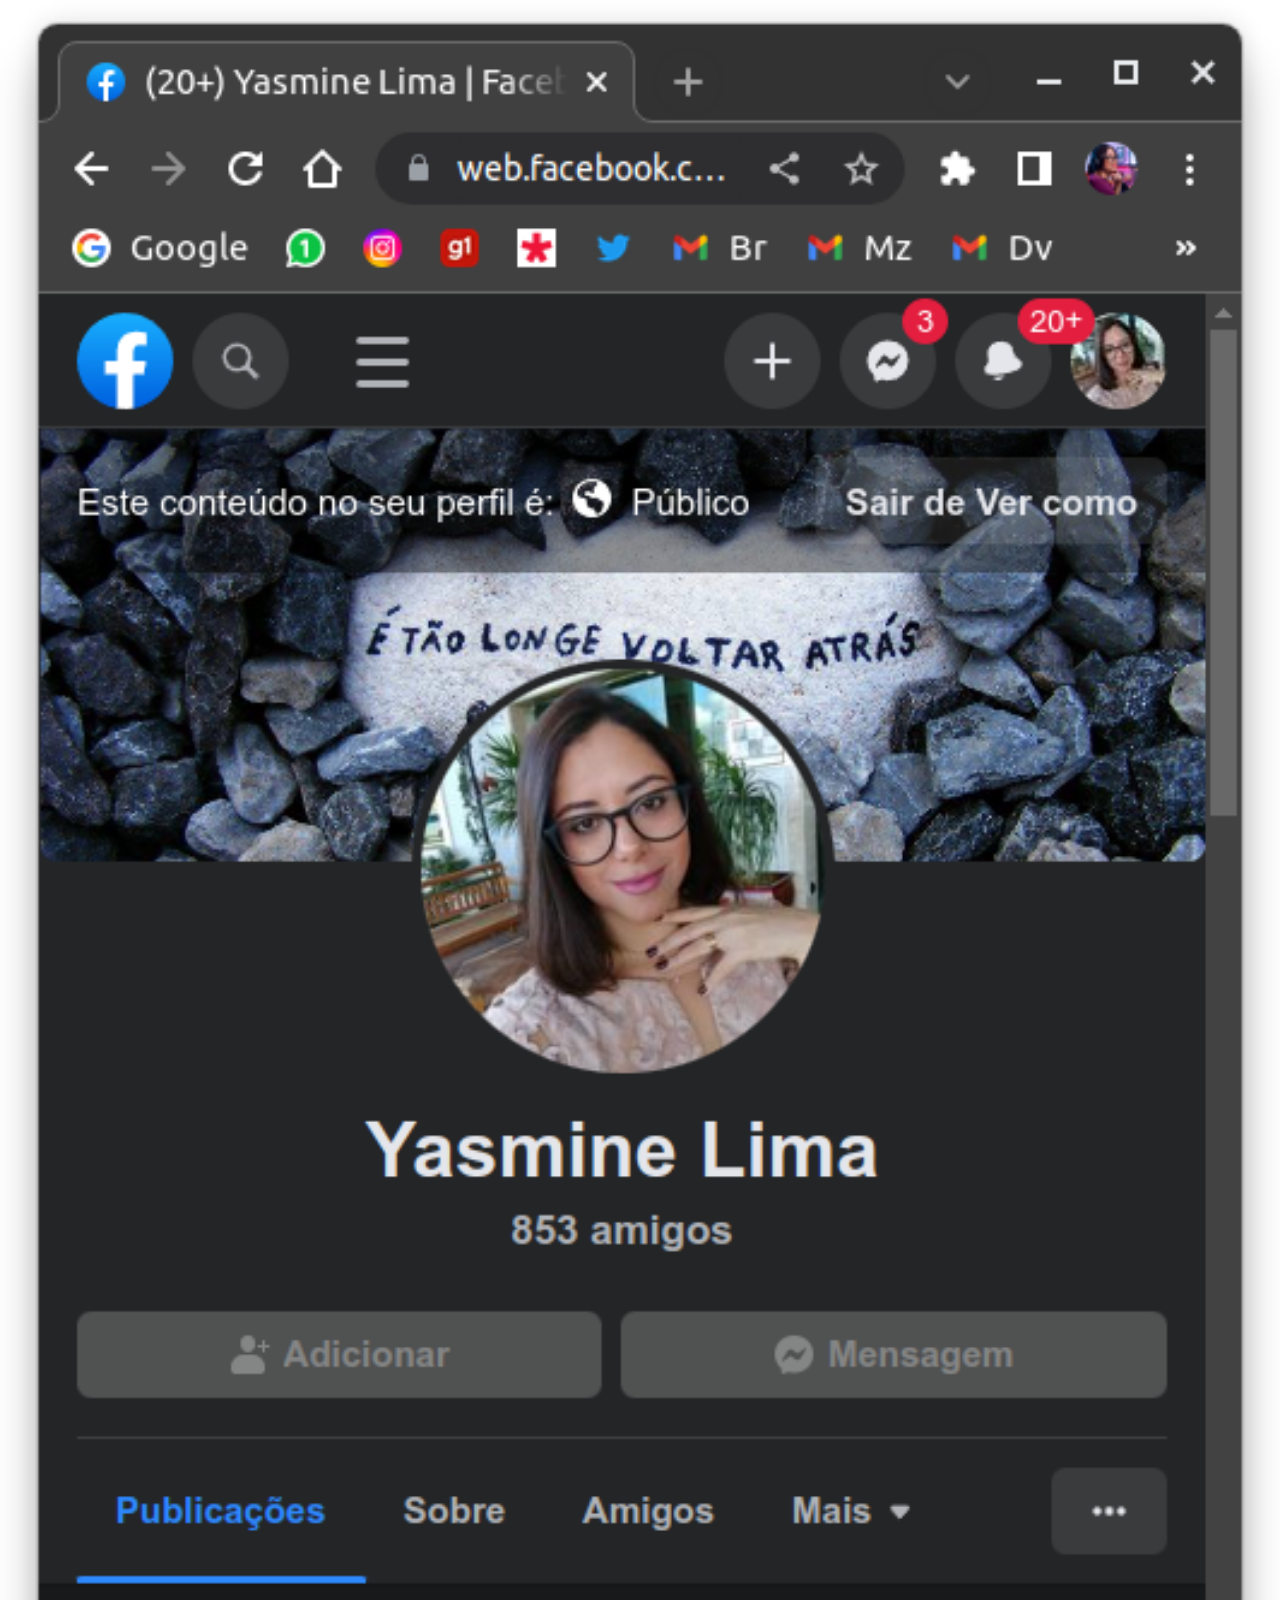
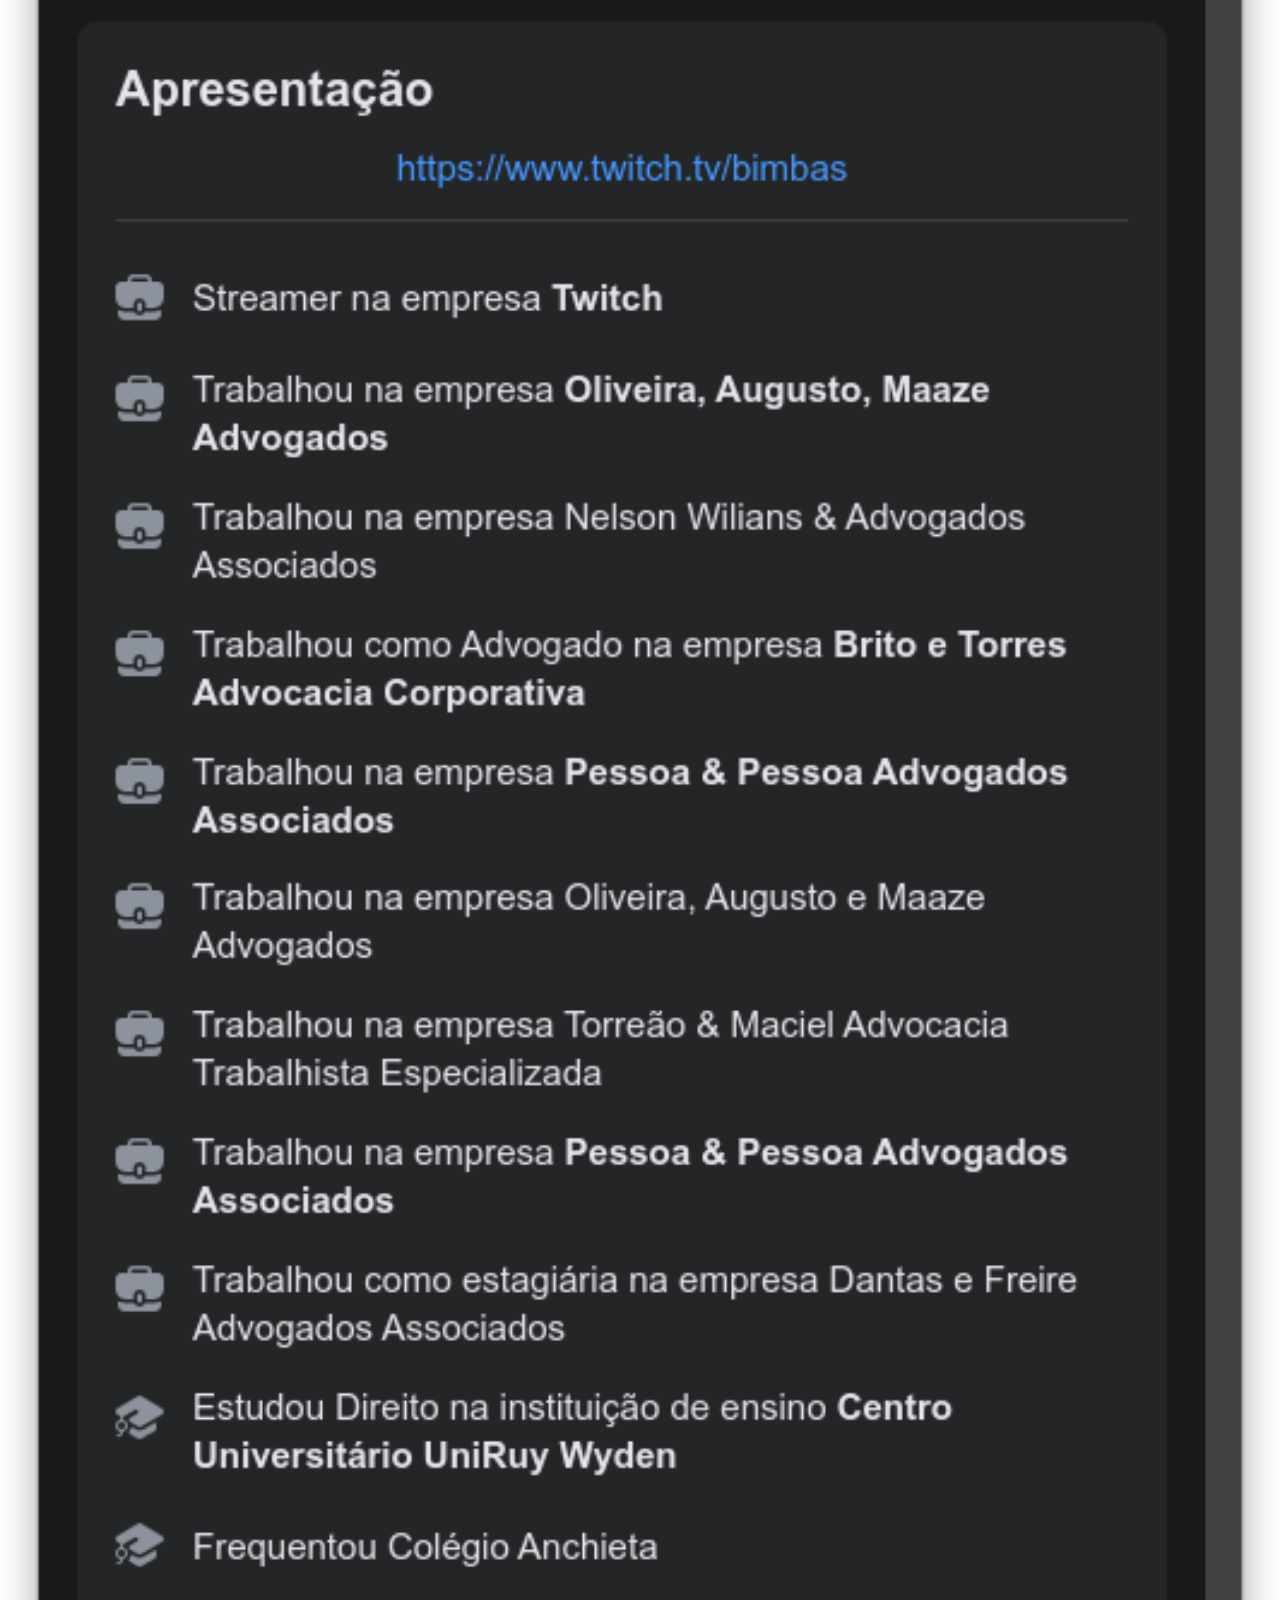
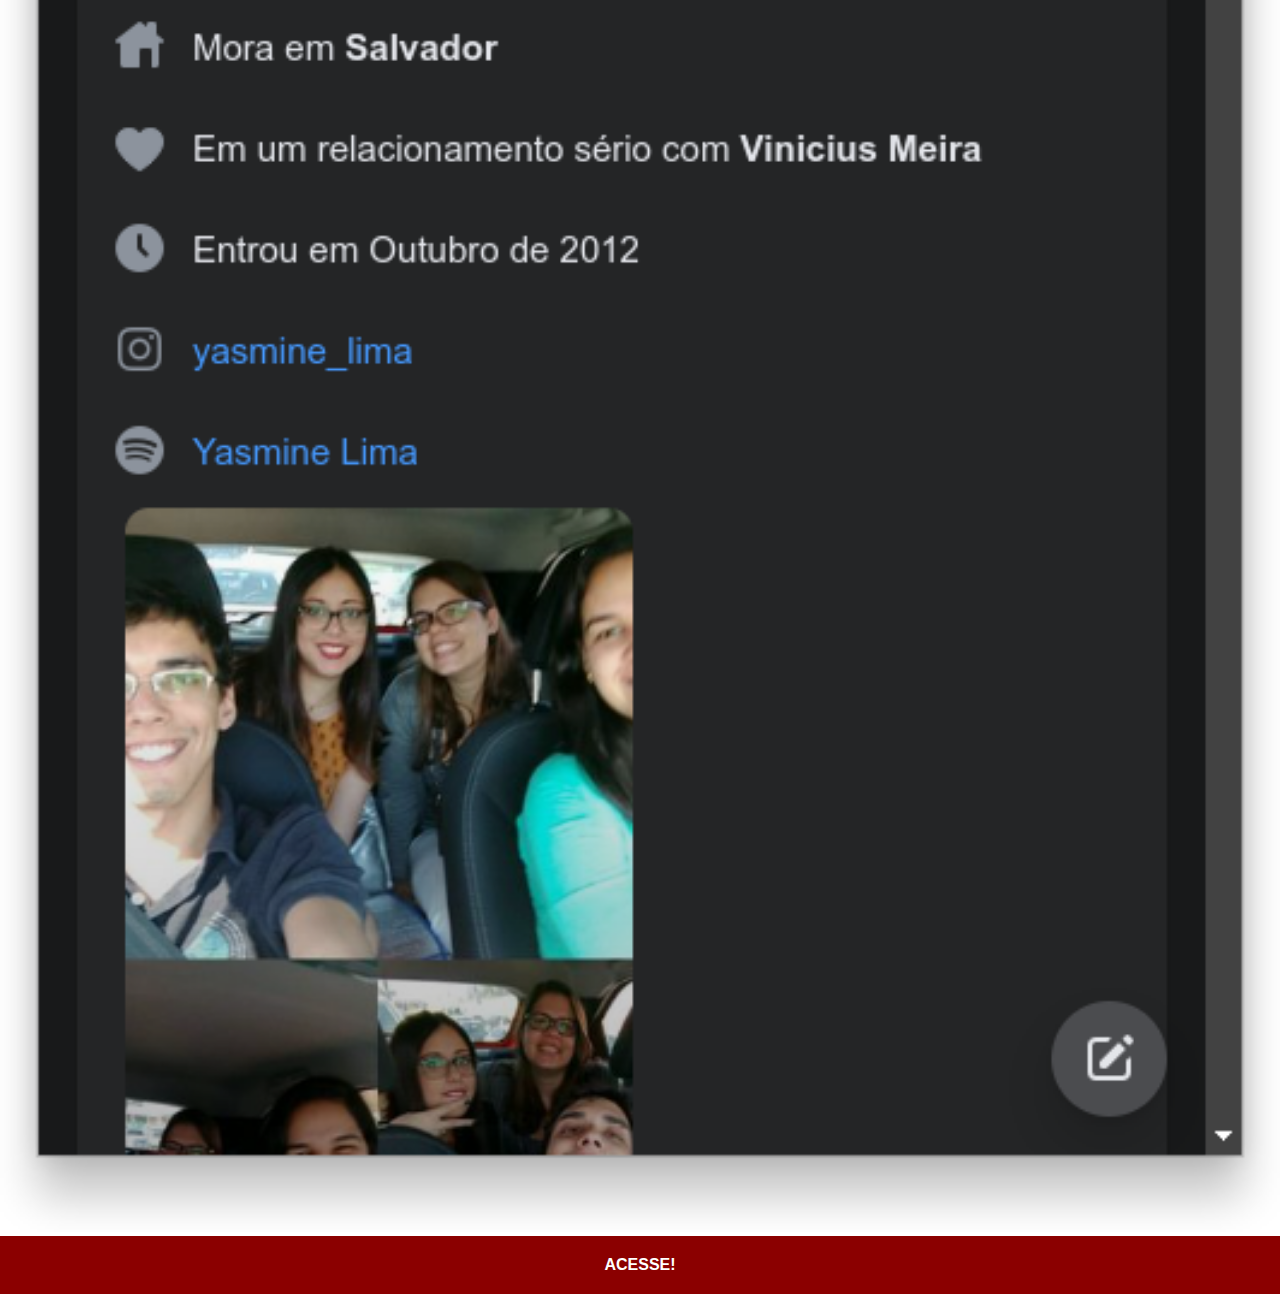
<file: pages/Facebook.html>
<!DOCTYPE html>
<html lang="pt-br">
<head>
    <meta charset="UTF-8">
    <meta http-equiv="X-UA-Compatible" content="IE=edge">
    <meta name="viewport" content="width=device-width, initial-scale=1.0">
    <title>Facebook</title>
    <link rel="stylesheet" href="../estilos/social.css">
</head>
<body>
    <img src="../media/tela-face.png" alt="Facebook">
    <a href="https://web.facebook.com/yasmine.lima.777" target="_blank">ACESSE!</a>
</body>
</html>
</file>
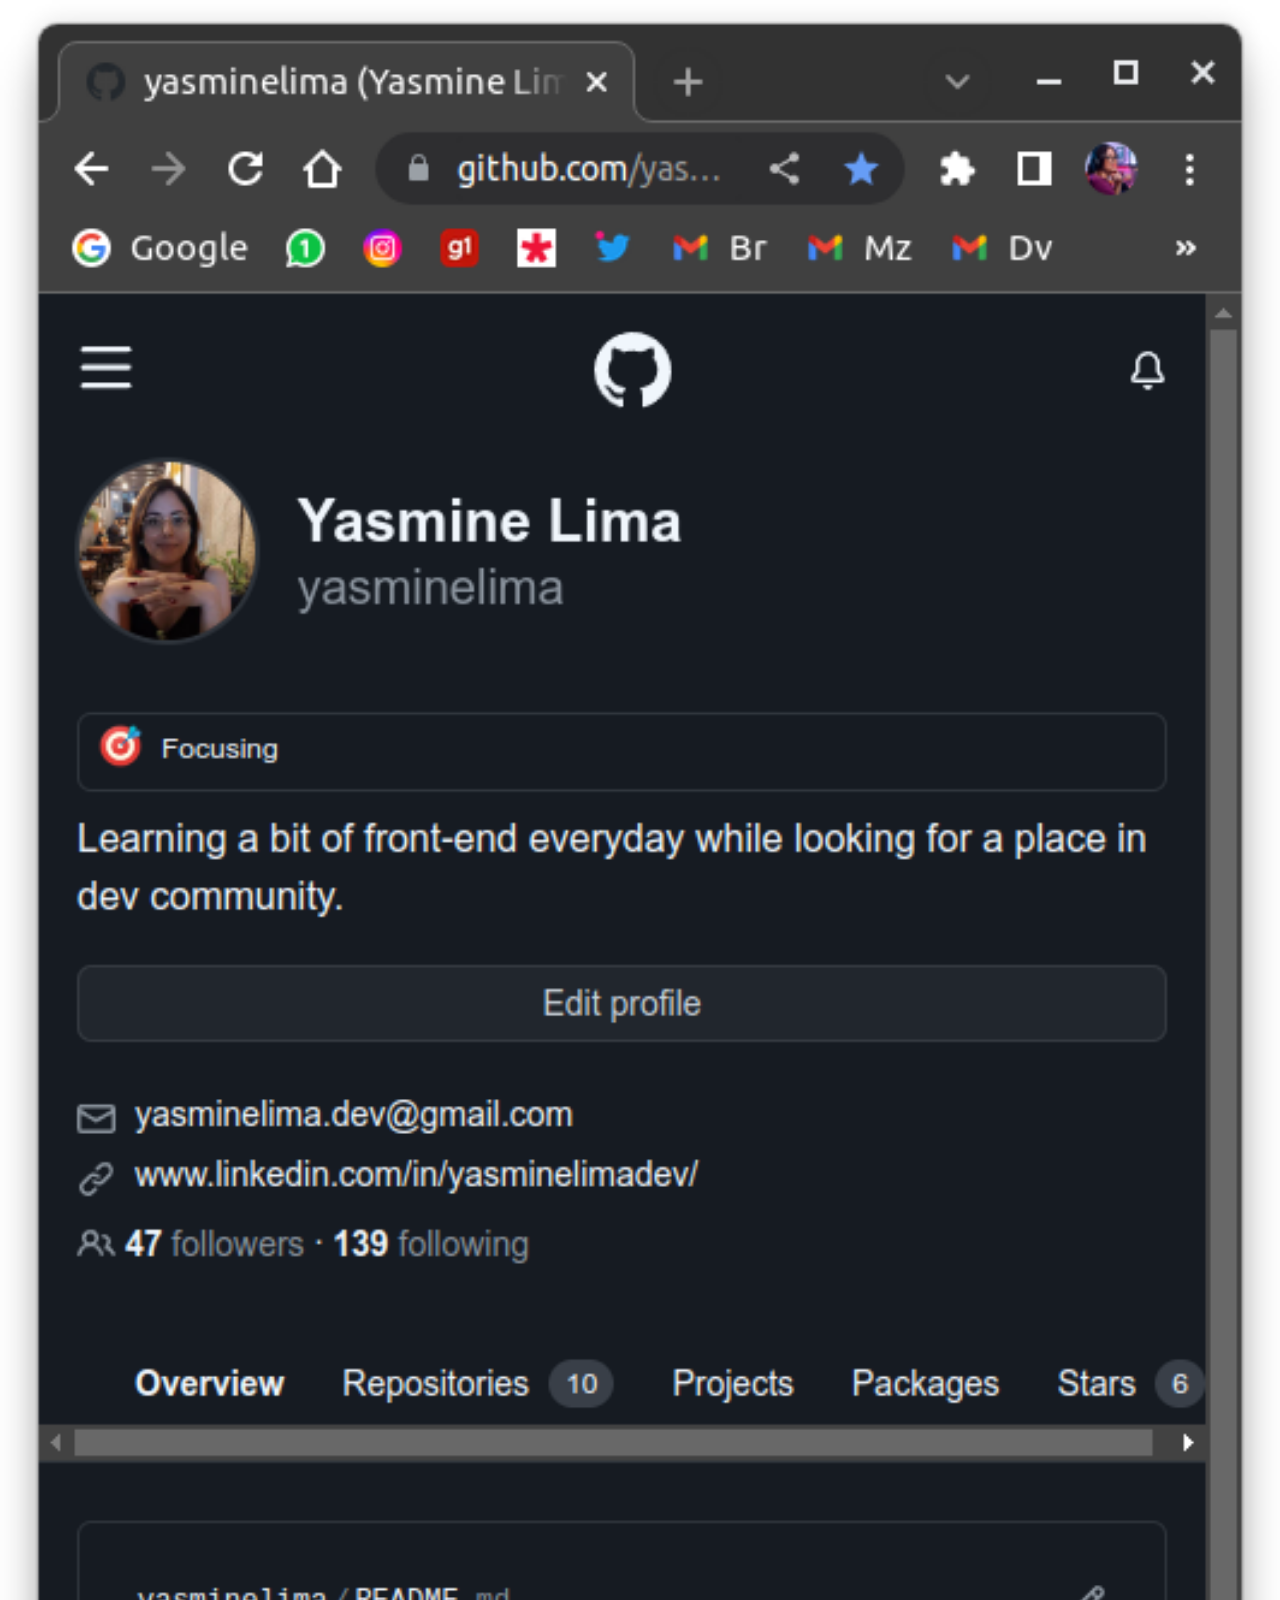
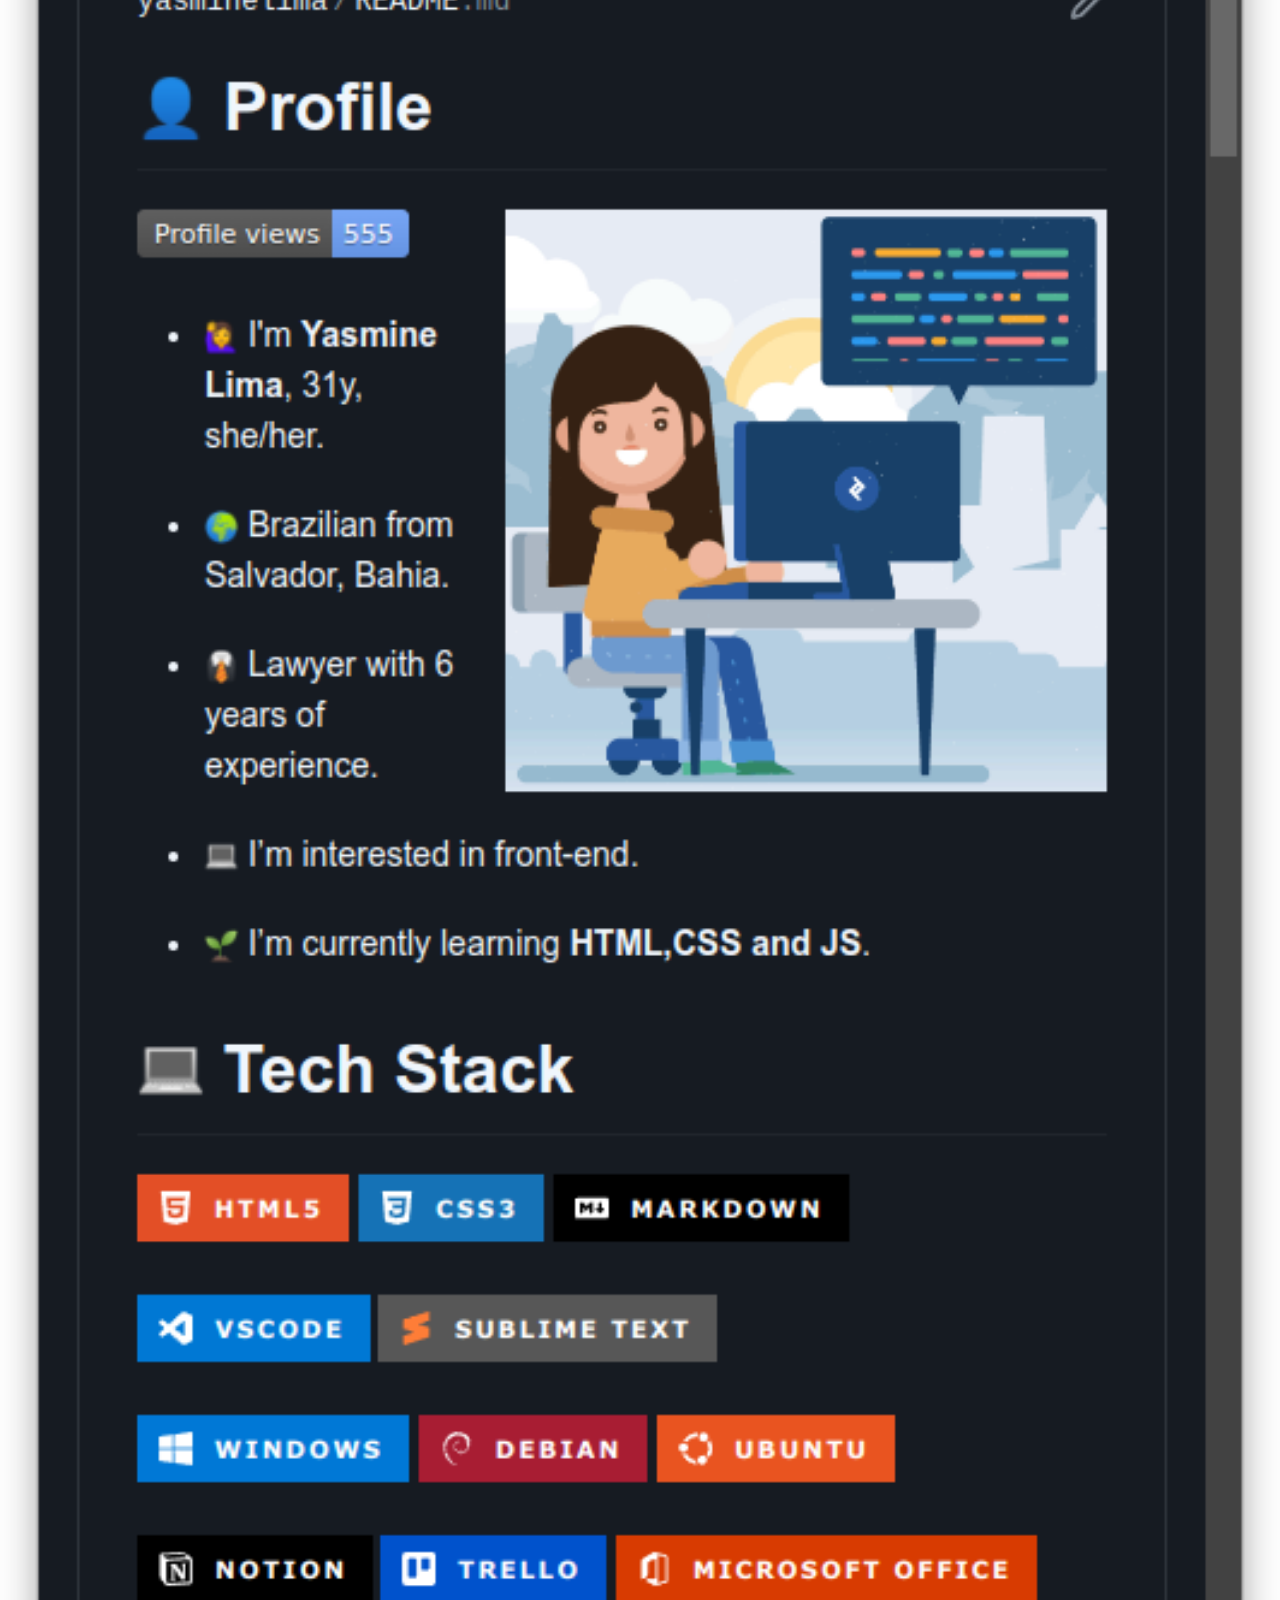
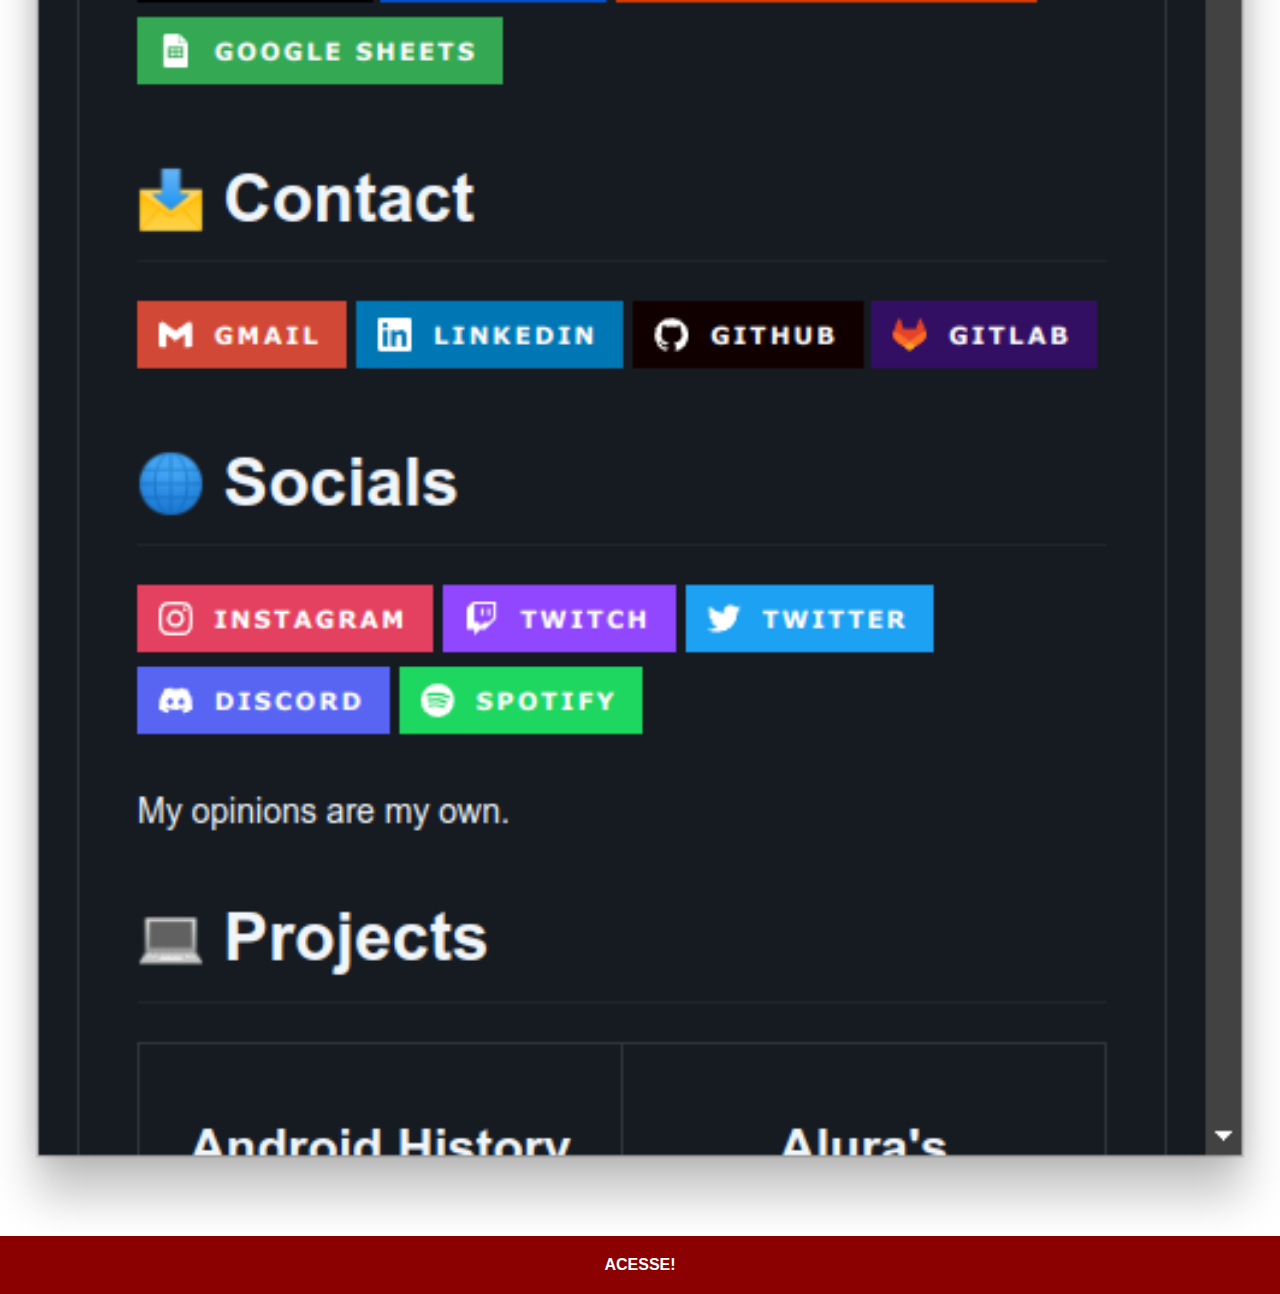
<file: pages/github.html>
<!DOCTYPE html>
<html lang="pt-br">
<head>
    <meta charset="UTF-8">
    <meta http-equiv="X-UA-Compatible" content="IE=edge">
    <meta name="viewport" content="width=device-width, initial-scale=1.0">
    <title>Github</title>
    <link rel="stylesheet" href="../estilos/social.css">
</head>
<body>
    <img src="../media/tela-github.png" alt="Github">
    <a href="https://github.com/yasminelima" target="_blank">ACESSE!</a>
</body>
</html>
</file>
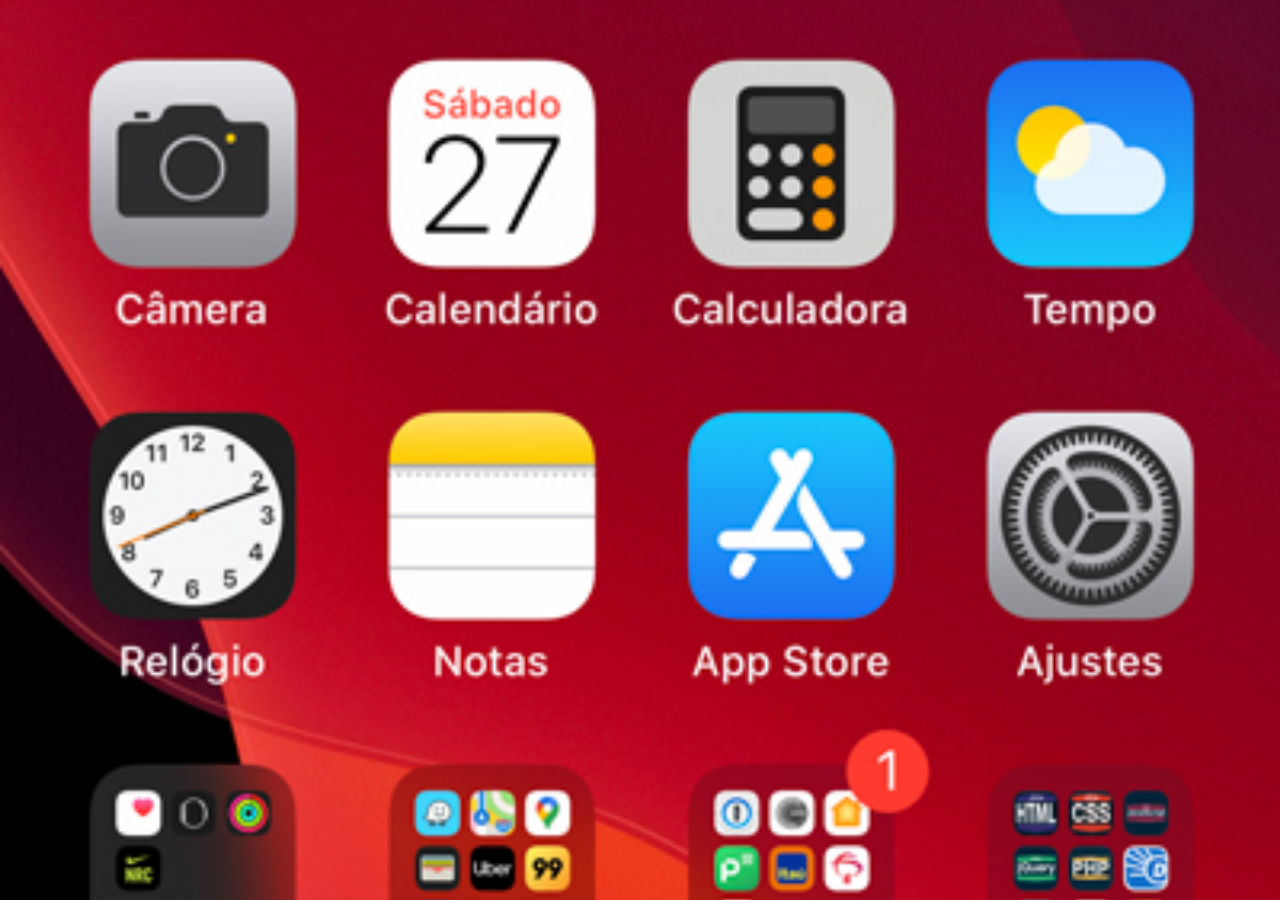
<file: pages/home.html>
<!DOCTYPE html>
<html lang="pt-br">
<head>
    <meta charset="UTF-8">
    <meta http-equiv="X-UA-Compatible" content="IE=edge">
    <meta name="viewport" content="width=device-width, initial-scale=1.0">
    <title>Home</title>
    <style>
        * {
            margin: 0px;
            padding: 0px;
        }

        body {
            width: 100vw;
            height: 100vh;
            background: black url('../media/tela-home.jpg') no-repeat center top;
            background-size: cover;
        }
    </style>
</head>
<body>
</body>
</html>
</file>
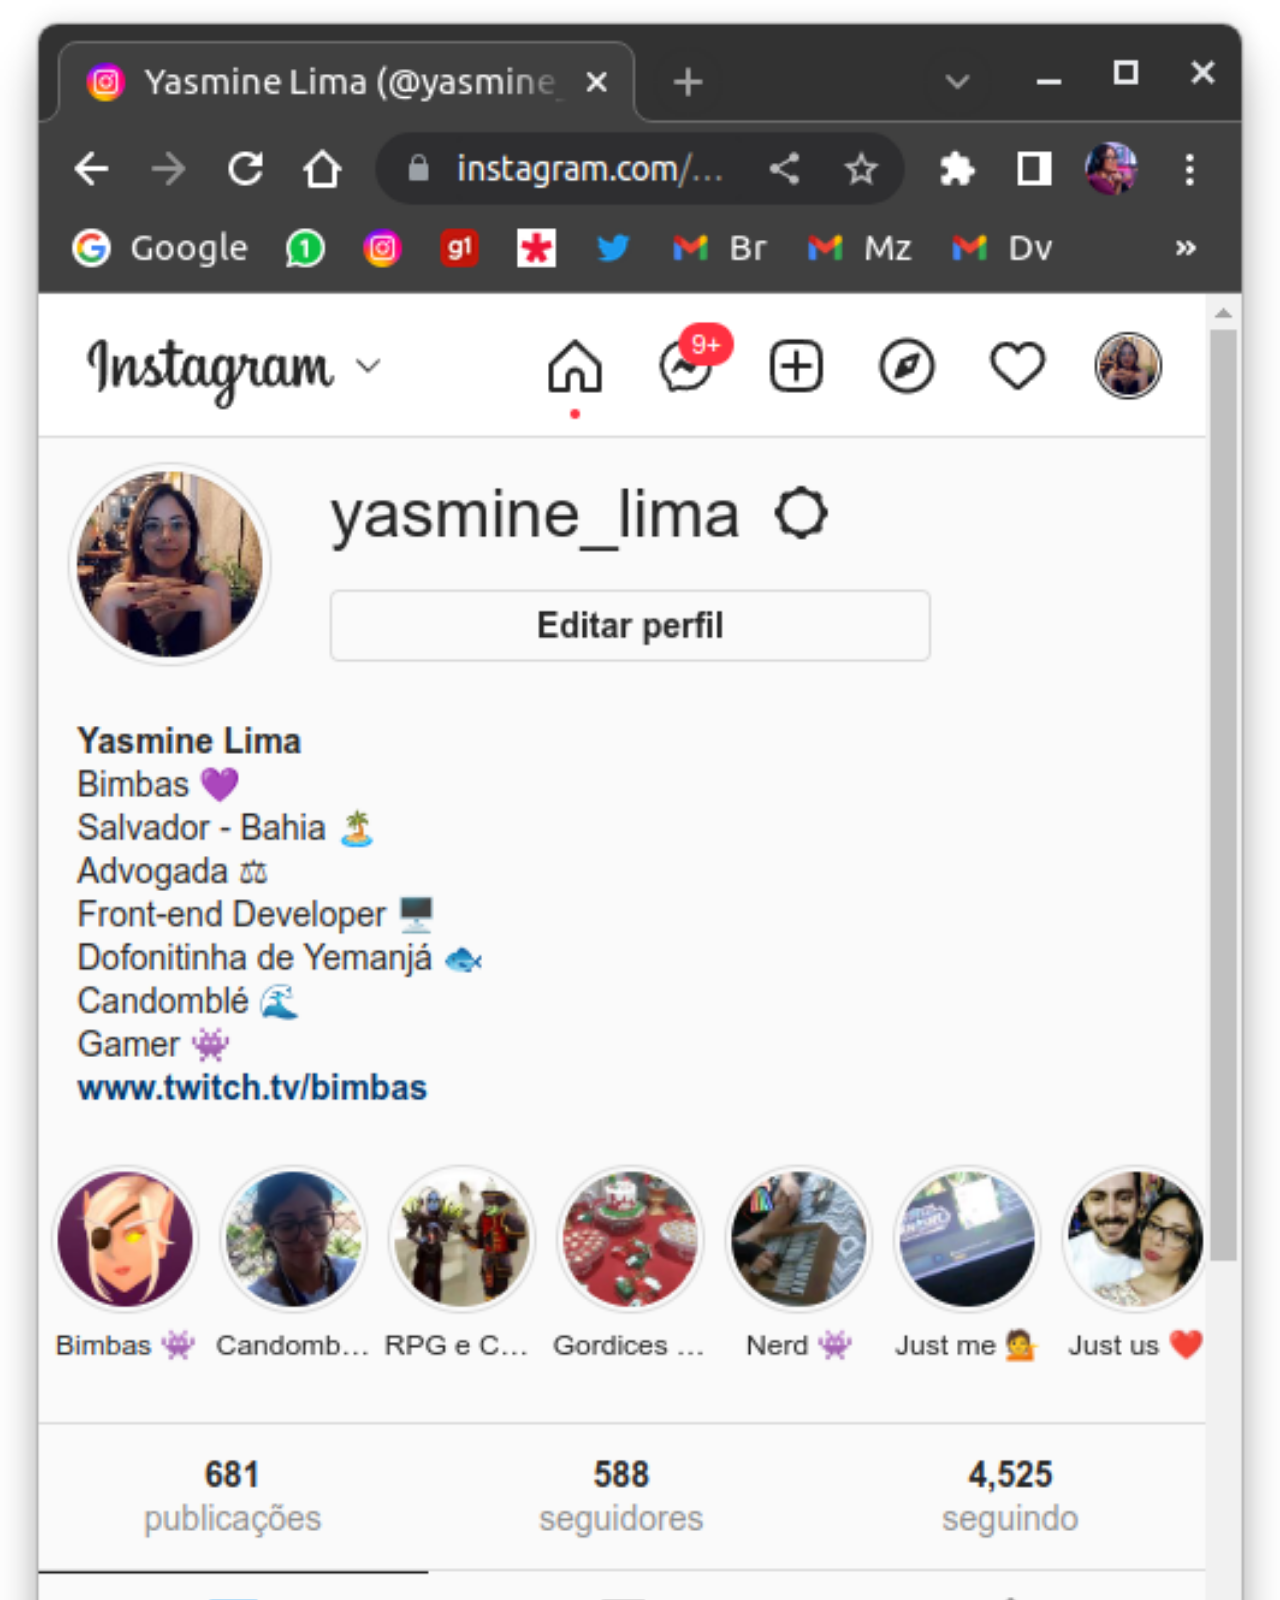
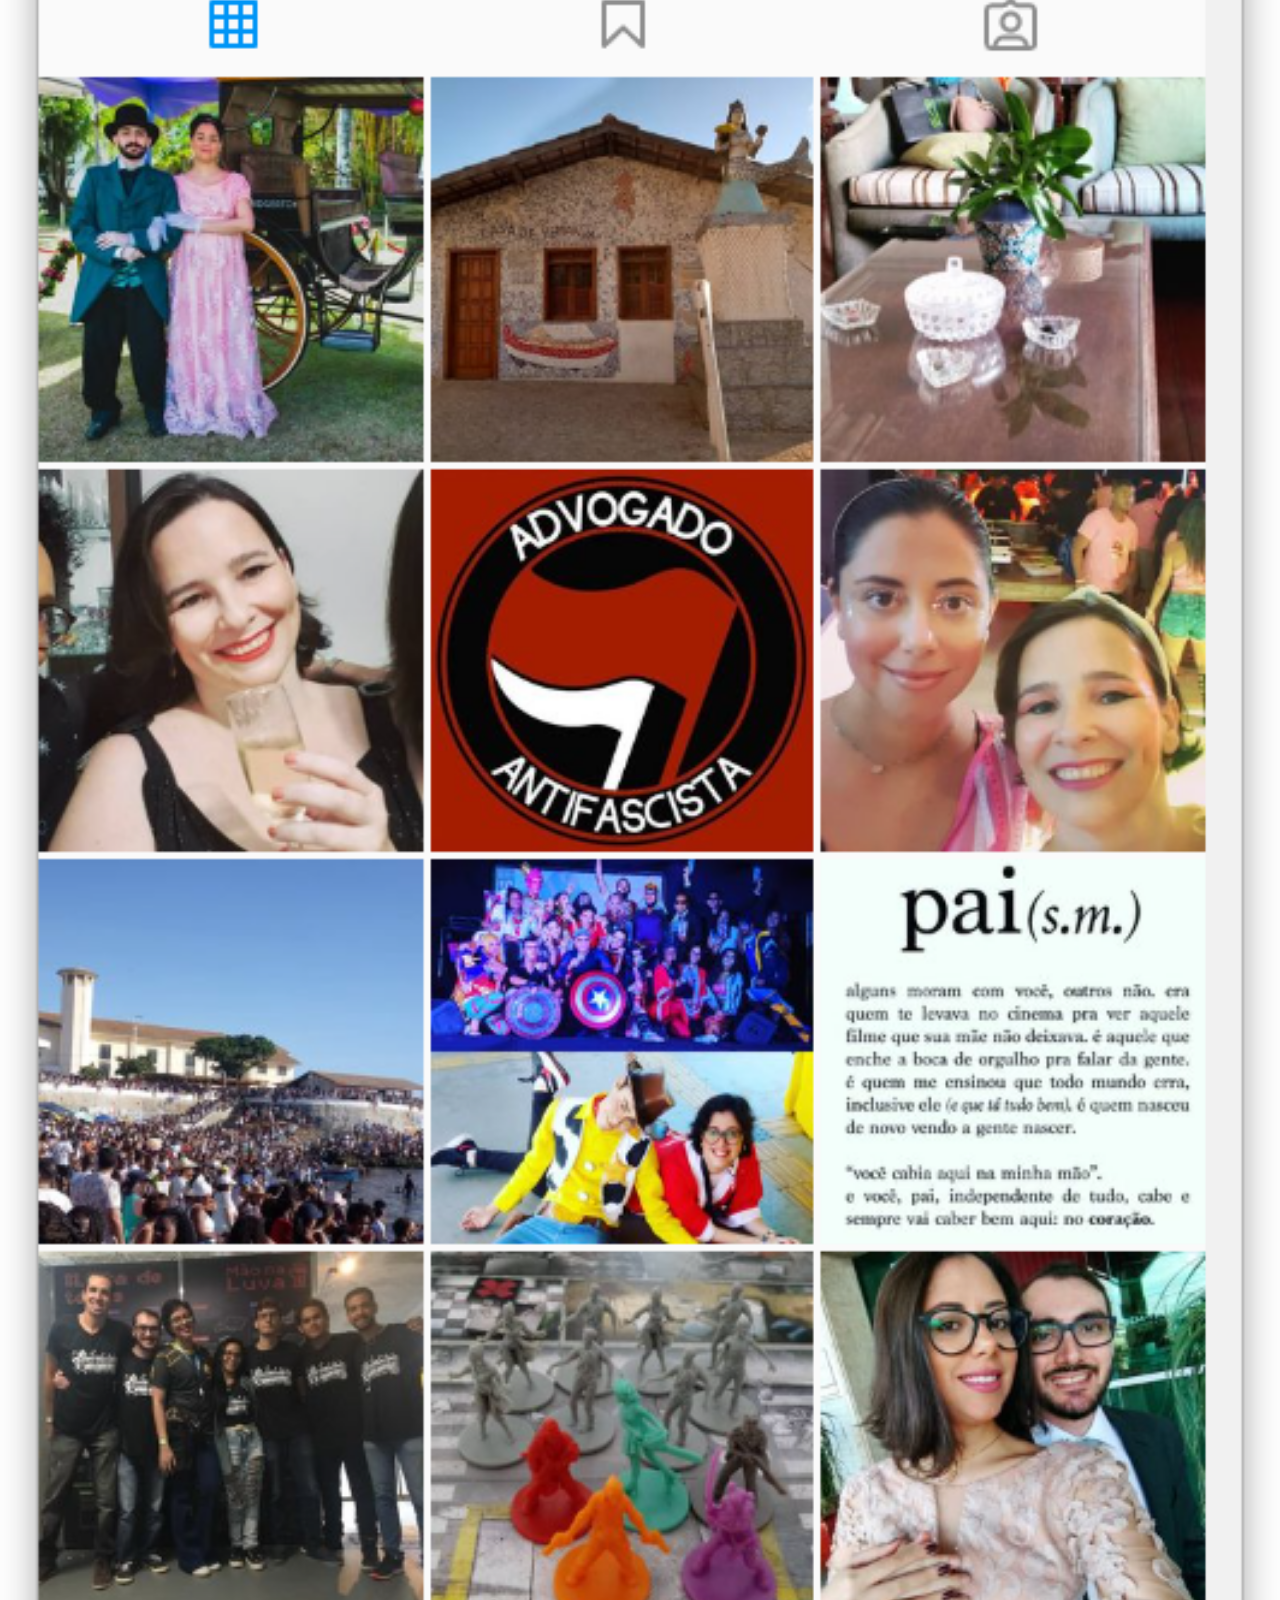
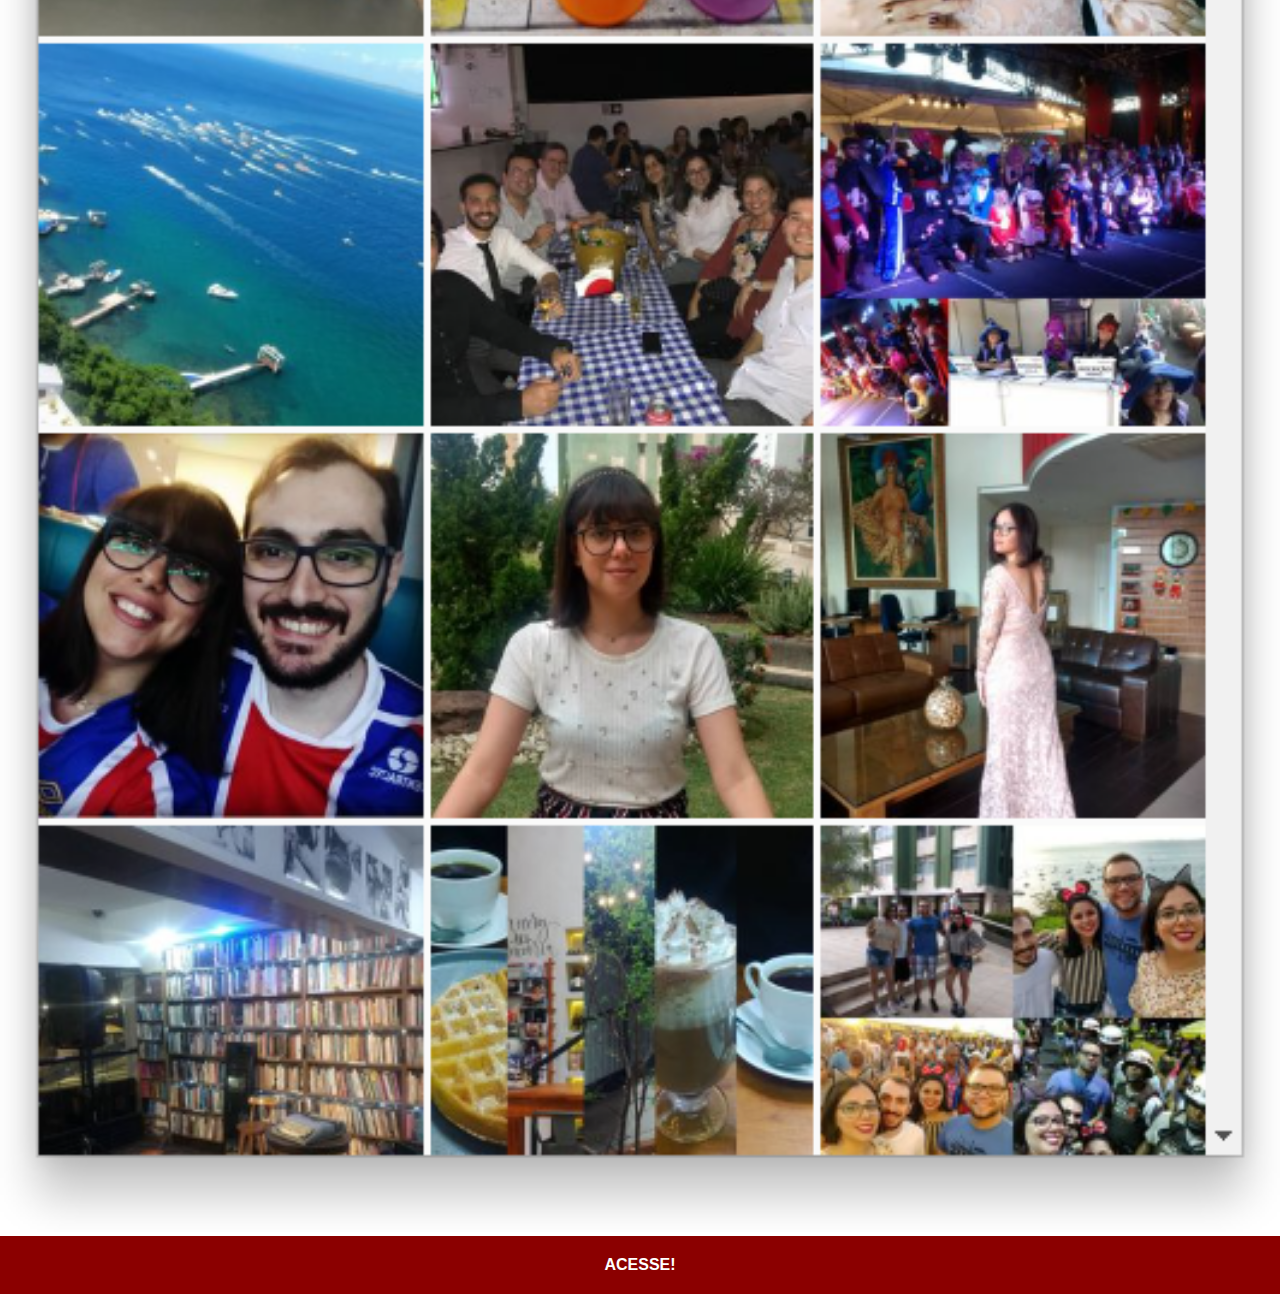
<file: pages/instagram.html>
<!DOCTYPE html>
<html lang="pt-br">
<head>
    <meta charset="UTF-8">
    <meta http-equiv="X-UA-Compatible" content="IE=edge">
    <meta name="viewport" content="width=device-width, initial-scale=1.0">
    <title>Instagram</title>
    <link rel="stylesheet" href="../estilos/social.css">
</head>
<body>
    <img src="../media/tela-instagram.jpg" alt="Instagram">
    <a href="https://www.instagram.com/yasmine_lima/" target="_blank">ACESSE!</a>
</body>
</html>
</file>
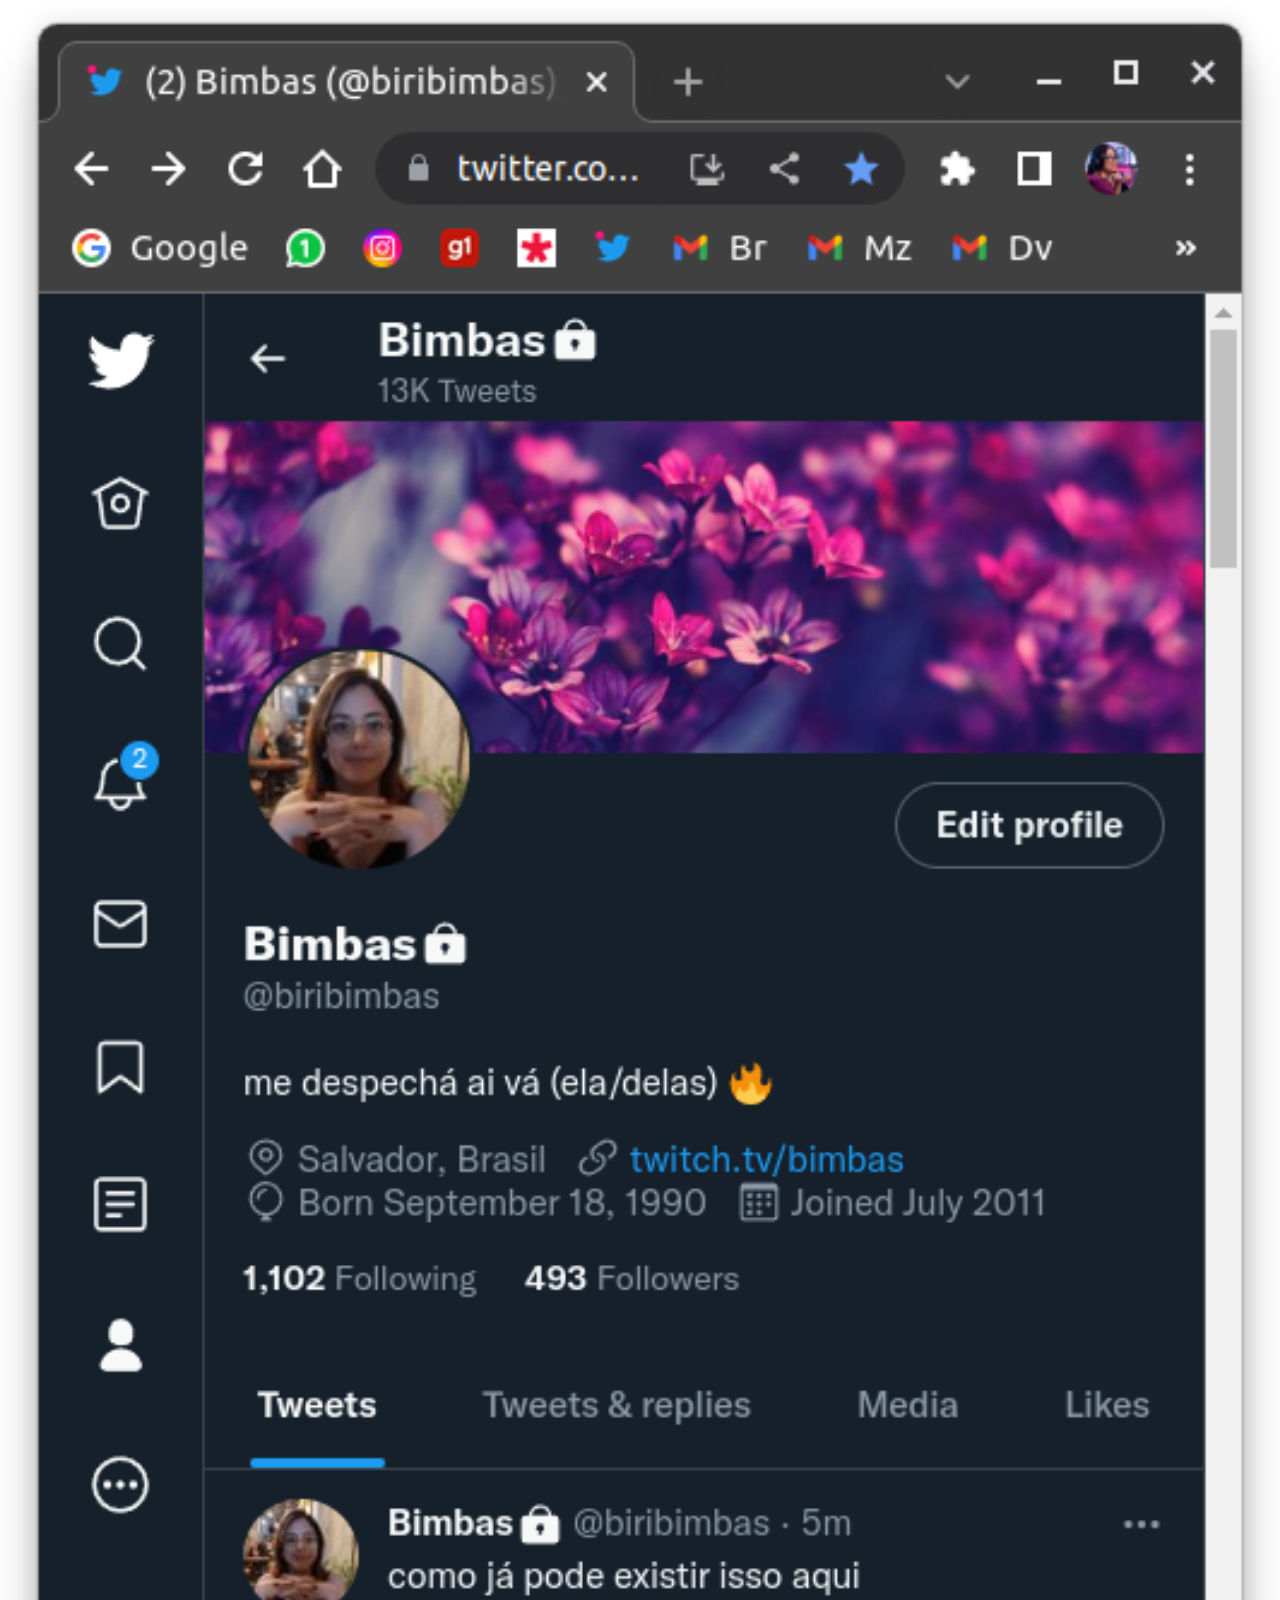
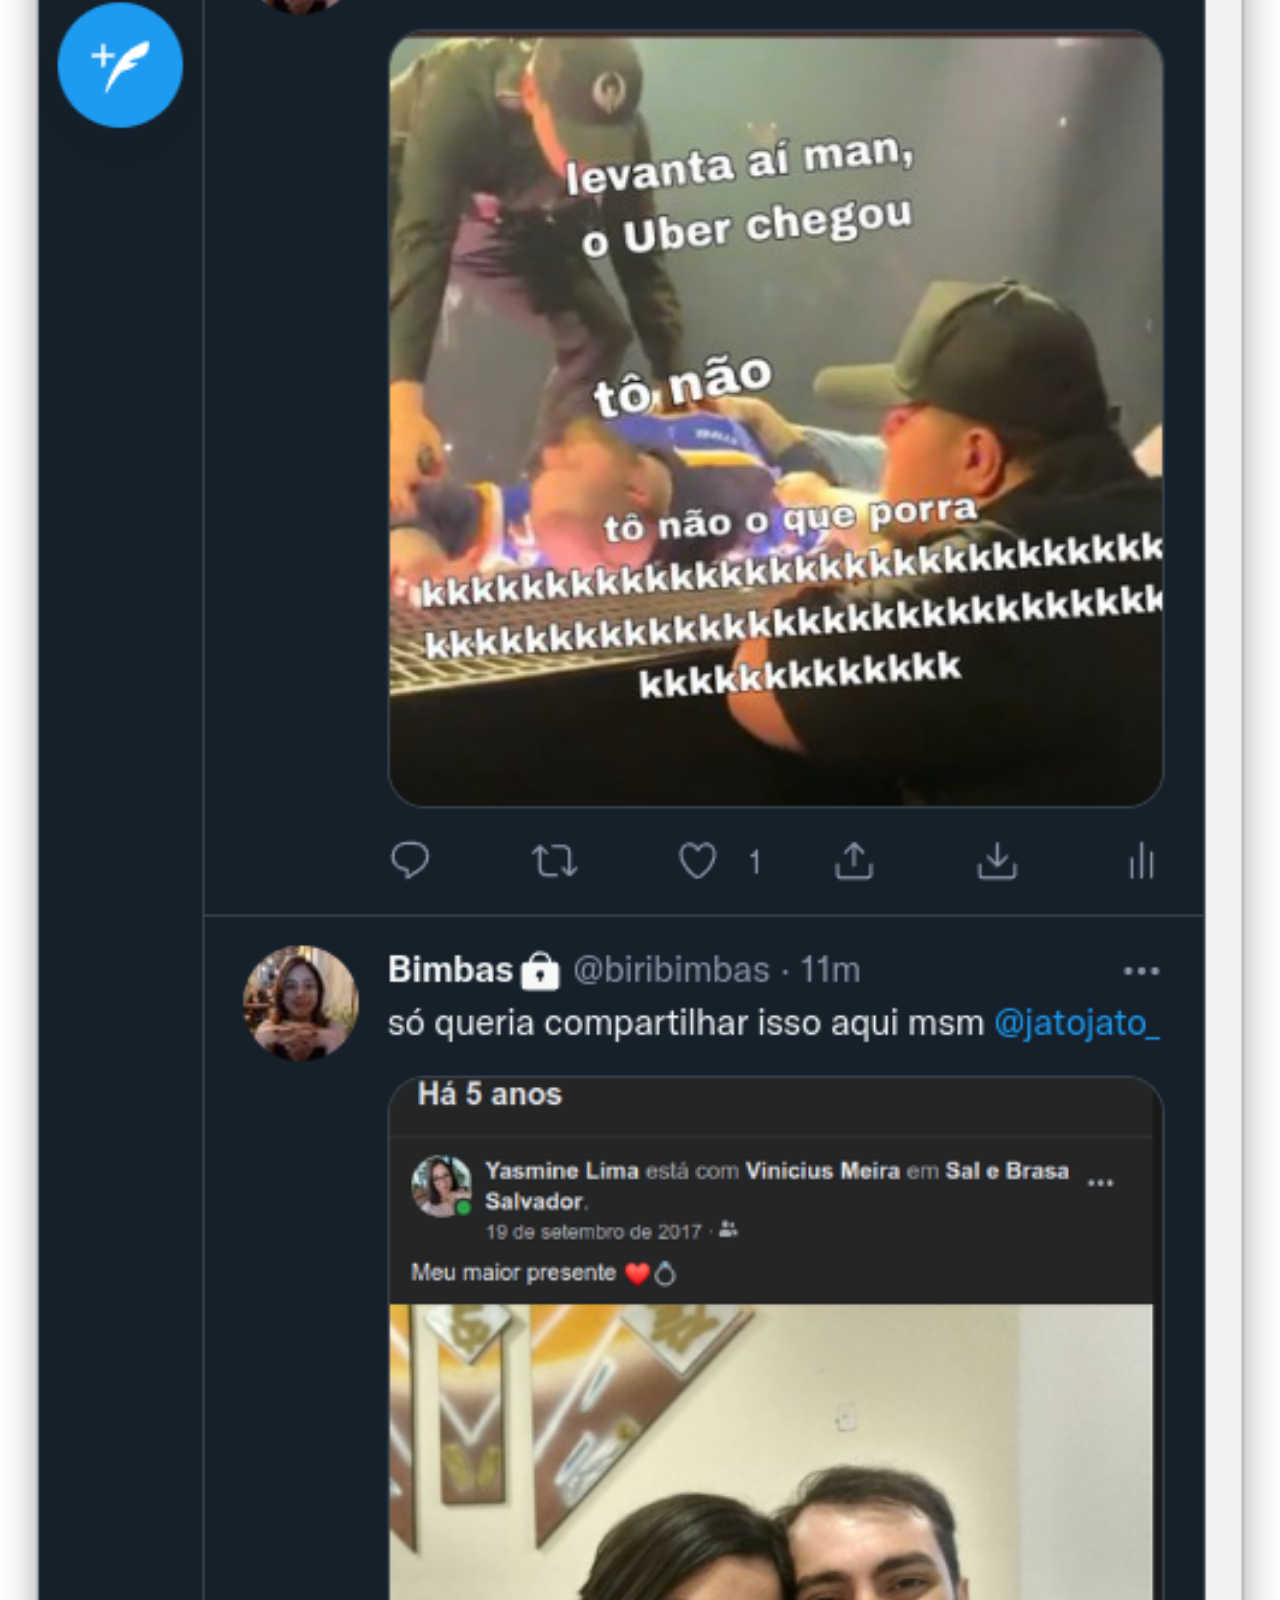
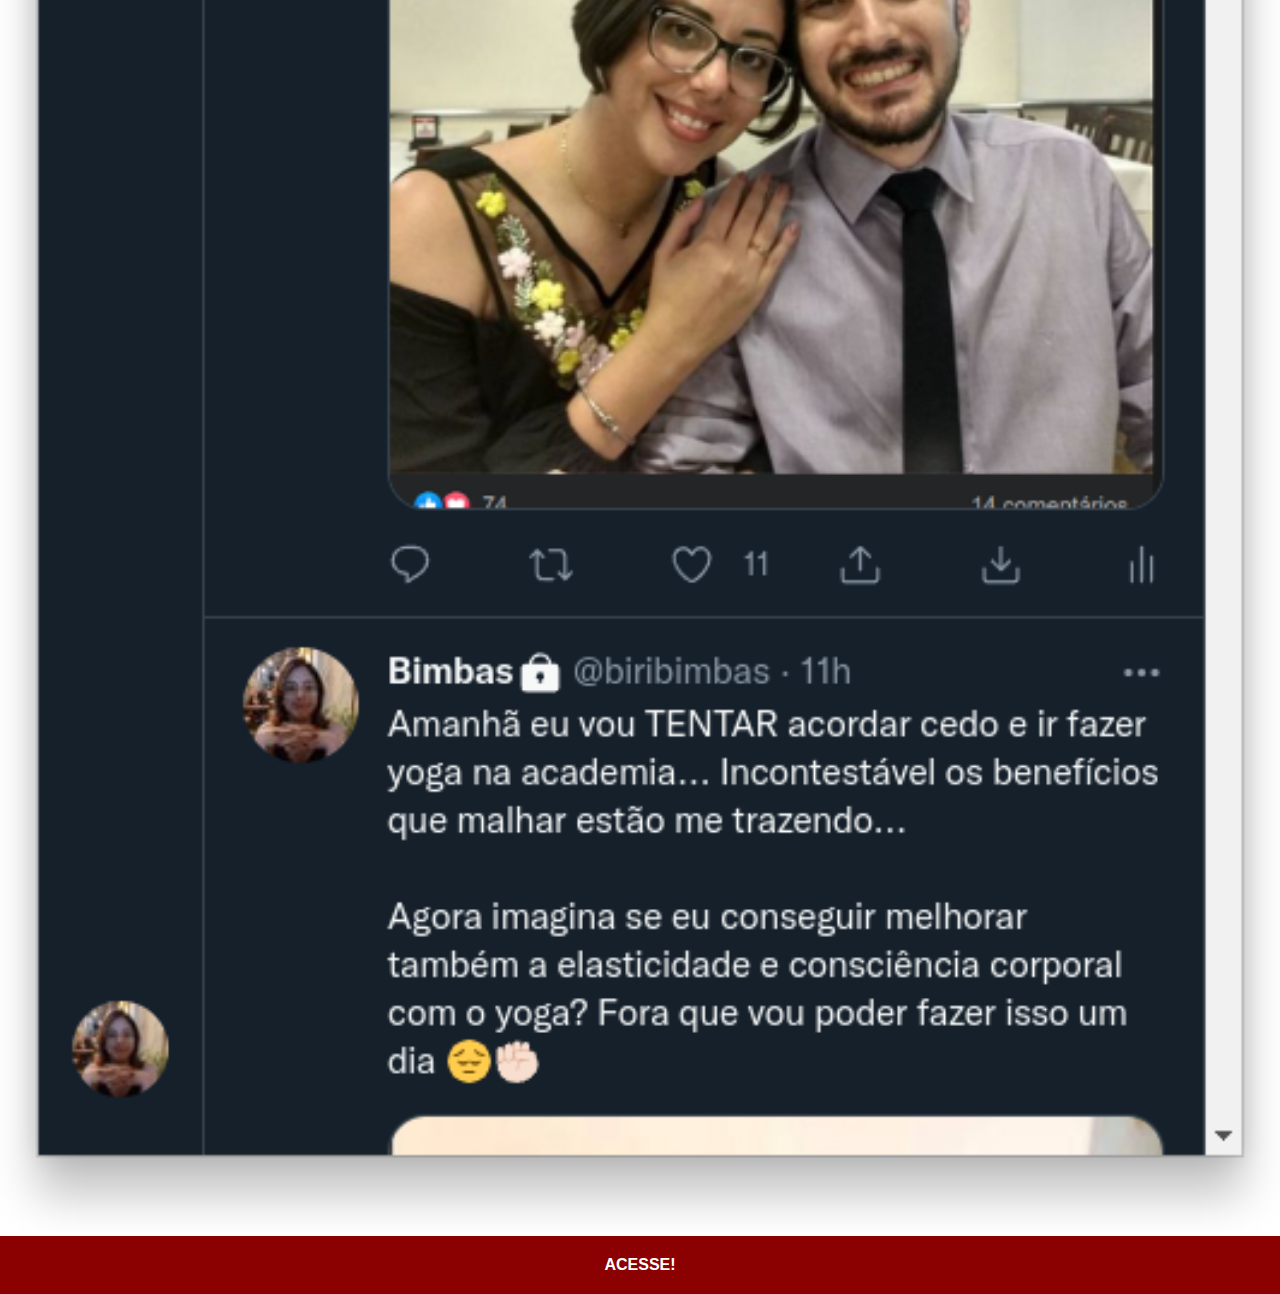
<file: pages/Twitter.html>
<!DOCTYPE html>
<html lang="pt-br">
<head>
    <meta charset="UTF-8">
    <meta http-equiv="X-UA-Compatible" content="IE=edge">
    <meta name="viewport" content="width=device-width, initial-scale=1.0">
    <title>Twitter</title>
    <link rel="stylesheet" href="../estilos/social.css">
</head>
<body>
    <img src="../media/tela-twitter.jpg" alt="Twitter">
    <a href="https://twitter.com/biribimbas" target="_blank">ACESSE!</a>
</body>
</html>
</file>
<file: estilos/social.css>
@charset "UTF-8"; 

        * {
            margin: 0px;
            padding: 0px;
            font-family: Arial, Helvetica, sans-serif;
        }

        ::-webkit-scrollbar {
            width: 0px;
            height: 0px;
        }

        img {
            width: 100vw;

        }

        a {
            display: block;
            background-color: darkred;
            color: white;
            padding: 20px;
            text-align: center;
            font-weight: bolder;
            text-decoration: none;
        }

        a:hover{
            background-color: red;
        }
</file>
